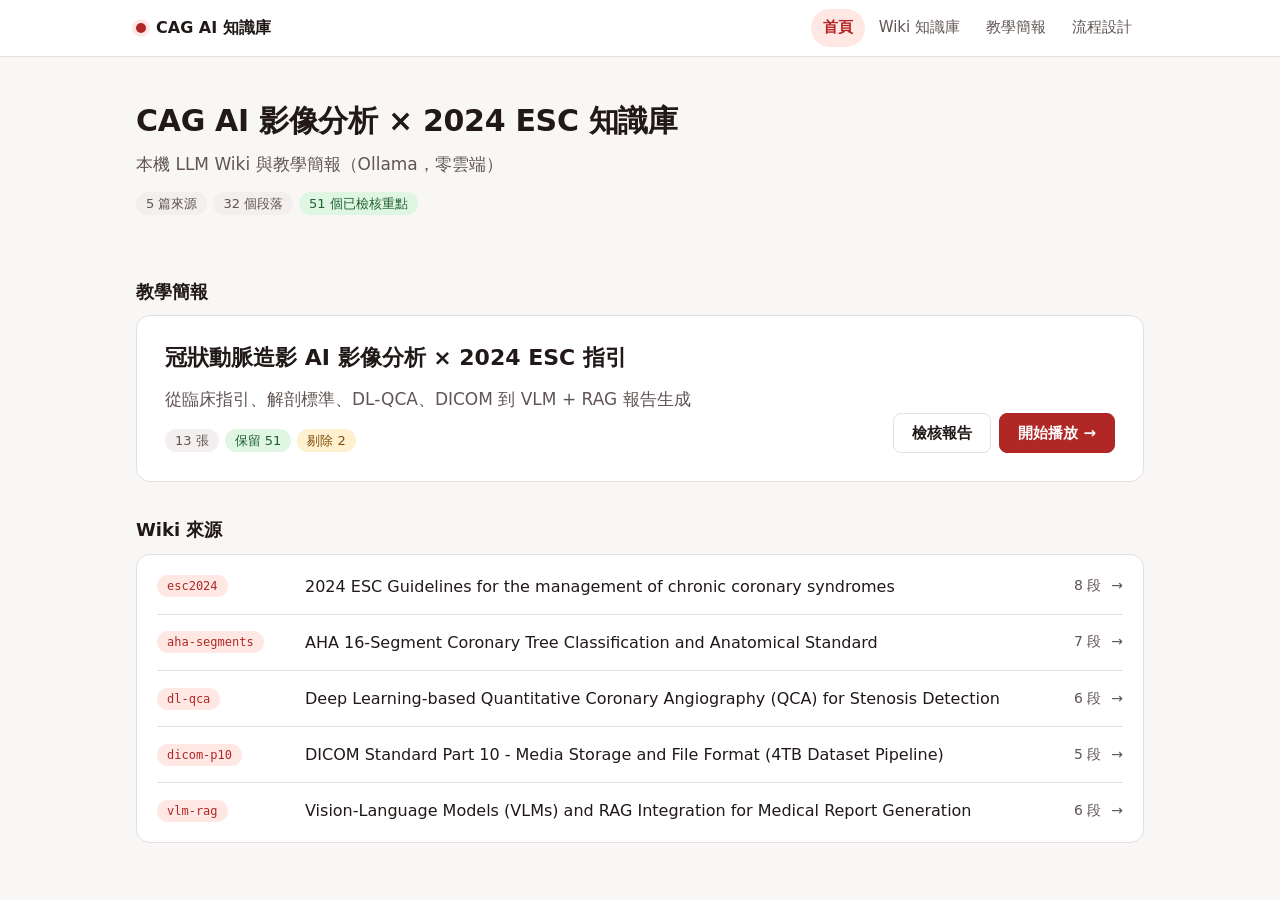
<file: index.html>
<!doctype html>
<html lang="zh-Hant">
<head>
  <meta charset="utf-8">
  <meta name="viewport" content="width=device-width, initial-scale=1">
  <meta http-equiv="Content-Security-Policy" content="default-src 'self'; script-src 'self'; style-src 'self'; img-src 'self' data:; connect-src 'self'; object-src 'none'; base-uri 'none'; form-action 'none'">
  <meta name="referrer" content="no-referrer">
  <title>CAG AI 知識庫</title>
  <link rel="icon" href="data:,">
  <link rel="stylesheet" href="style.css?v=5">
</head>
<body data-page="home">
  <header class="site-header">
    <div class="container header-inner">
      <a class="brand" id="brand" href="index.html">CAG AI 知識庫</a>
      <nav class="nav" id="nav" aria-label="主選單">
        <a href="index.html" data-page="home">首頁</a>
        <a href="wiki.html" data-page="wiki">Wiki 知識庫</a>
        <a href="slides.html" data-page="slides">教學簡報</a>
        <a href="design.html" data-page="design">流程設計</a>
      </nav>
    </div>
  </header>

  <main class="container" id="main">
    <section class="hero">
      <h1 id="site-title">CAG AI 影像分析 × 2024 ESC 知識庫</h1>
      <p class="lead" id="site-subtitle"></p>
      <div id="stats"></div>
    </section>

    <section class="section" aria-labelledby="h-decks">
      <div class="section-head"><h2 id="h-decks">教學簡報</h2></div>
      <div id="decks"></div>
    </section>

    <section class="section" aria-labelledby="h-sources">
      <div class="section-head"><h2 id="h-sources">Wiki 來源</h2></div>
      <div class="card flush"><ul class="rows" id="sources"></ul></div>
    </section>
  </main>

  <script src="common.js?v=5"></script>
  <script src="home.js?v=5"></script>
</body>
</html>
</file>
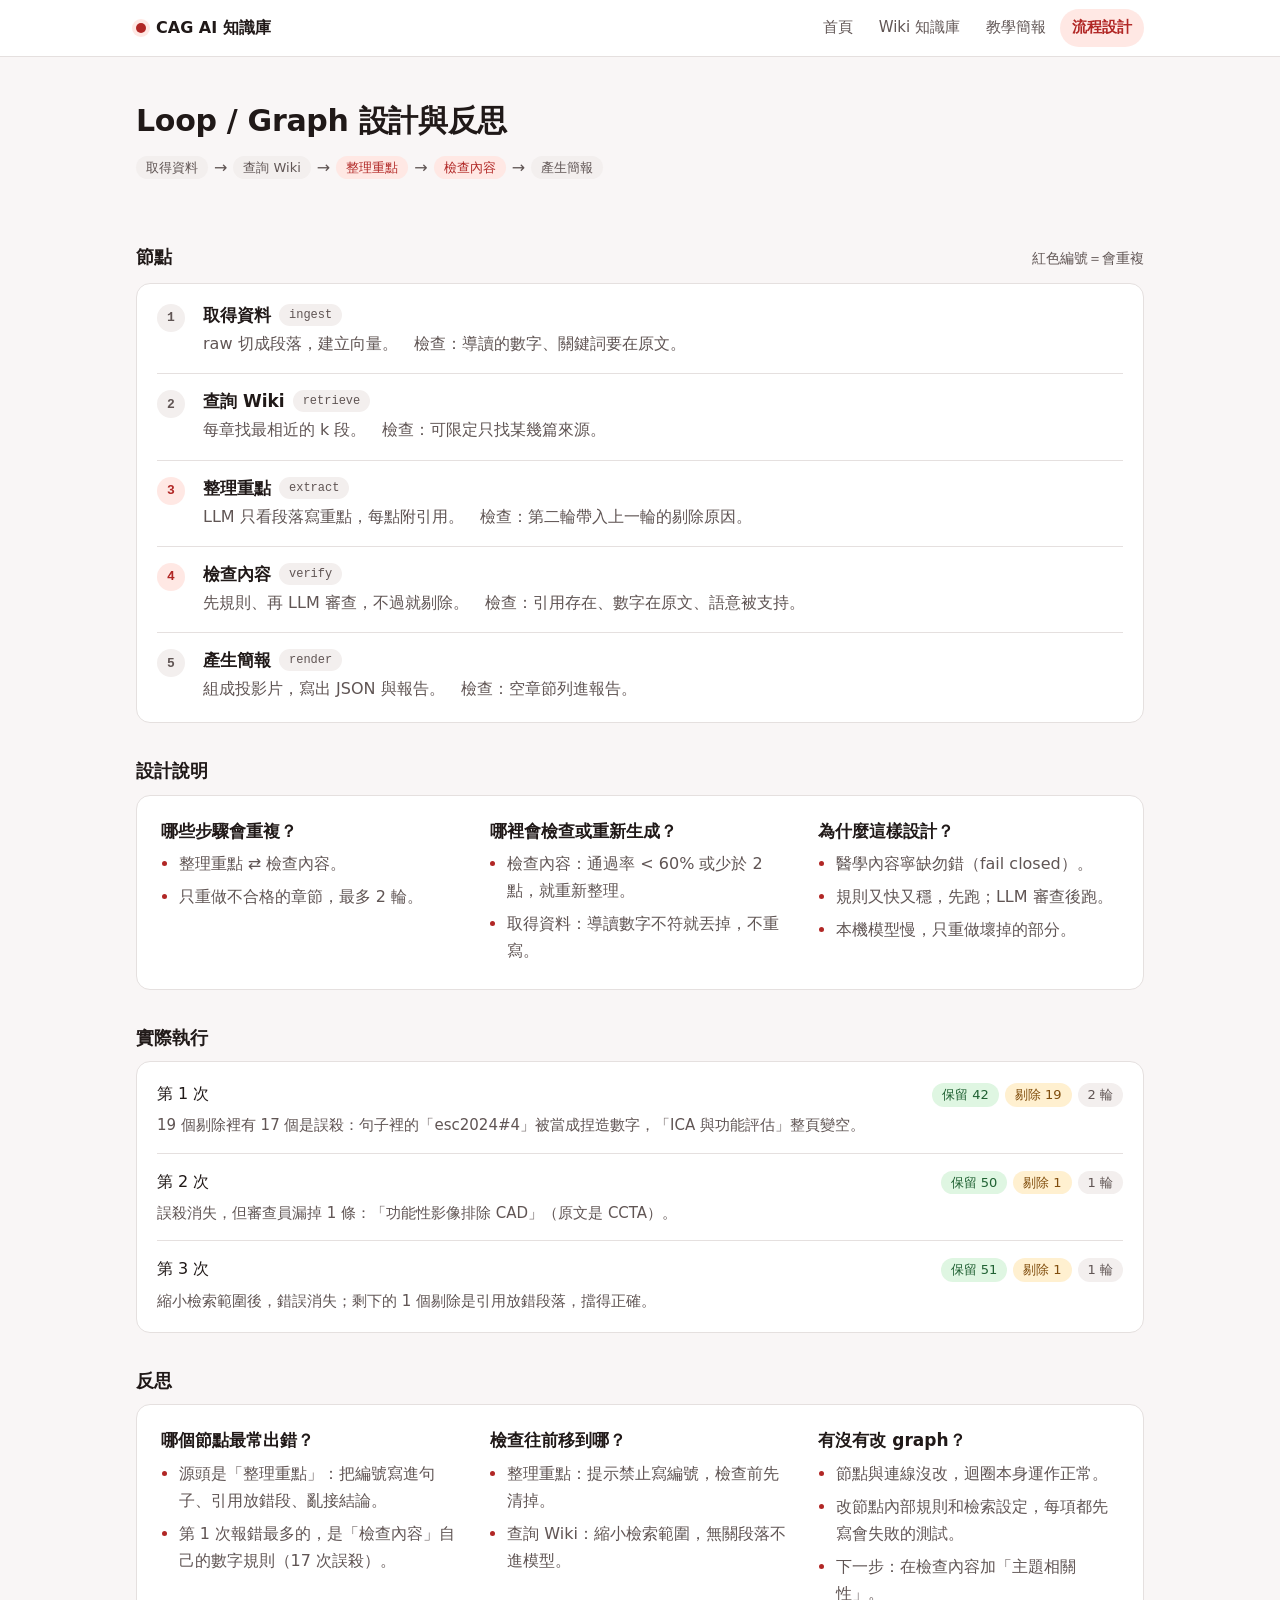
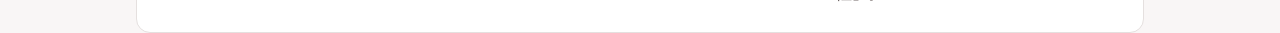
<file: design.html>
<!doctype html>
<html lang="zh-Hant">
<head>
  <meta charset="utf-8">
  <meta name="viewport" content="width=device-width, initial-scale=1">
  <meta http-equiv="Content-Security-Policy" content="default-src 'self'; script-src 'self'; style-src 'self'; img-src 'self' data:; connect-src 'self'; object-src 'none'; base-uri 'none'; form-action 'none'">
  <meta name="referrer" content="no-referrer">
  <title>流程設計與反思</title>
  <link rel="icon" href="data:,">
  <link rel="stylesheet" href="style.css?v=5">
</head>
<body data-page="design">
  <header class="site-header">
    <div class="container header-inner">
      <a class="brand" id="brand" href="index.html">CAG AI 知識庫</a>
      <nav class="nav" id="nav" aria-label="主選單">
        <a href="index.html" data-page="home">首頁</a>
        <a href="wiki.html" data-page="wiki">Wiki 知識庫</a>
        <a href="slides.html" data-page="slides">教學簡報</a>
        <a href="design.html" data-page="design">流程設計</a>
      </nav>
    </div>
  </header>

  <main class="container" id="main">
    <section class="hero">
      <h1 id="design-title">Loop / Graph 設計與反思</h1>
      <ul class="flow" id="flow-tags" aria-label="流程"></ul>
    </section>

    <section class="section" aria-labelledby="h-flow">
      <div class="section-head"><h2 id="h-flow">節點</h2><span class="meta">紅色編號＝會重複</span></div>
      <div class="card flush"><ol class="steps" id="flow"></ol></div>
    </section>

    <section class="section" aria-labelledby="h-qa">
      <div class="section-head"><h2 id="h-qa">設計說明</h2></div>
      <div class="card"><div class="cols" id="qa"></div></div>
    </section>

    <section class="section" aria-labelledby="h-runs">
      <div class="section-head"><h2 id="h-runs">實際執行</h2></div>
      <div class="card flush"><ul class="rows" id="runs"></ul></div>
    </section>

    <section class="section" aria-labelledby="h-refl">
      <div class="section-head"><h2 id="h-refl">反思</h2></div>
      <div class="card"><div class="cols" id="reflection"></div></div>
    </section>
  </main>

  <script src="common.js?v=5"></script>
  <script src="design.js?v=5"></script>
</body>
</html>
</file>
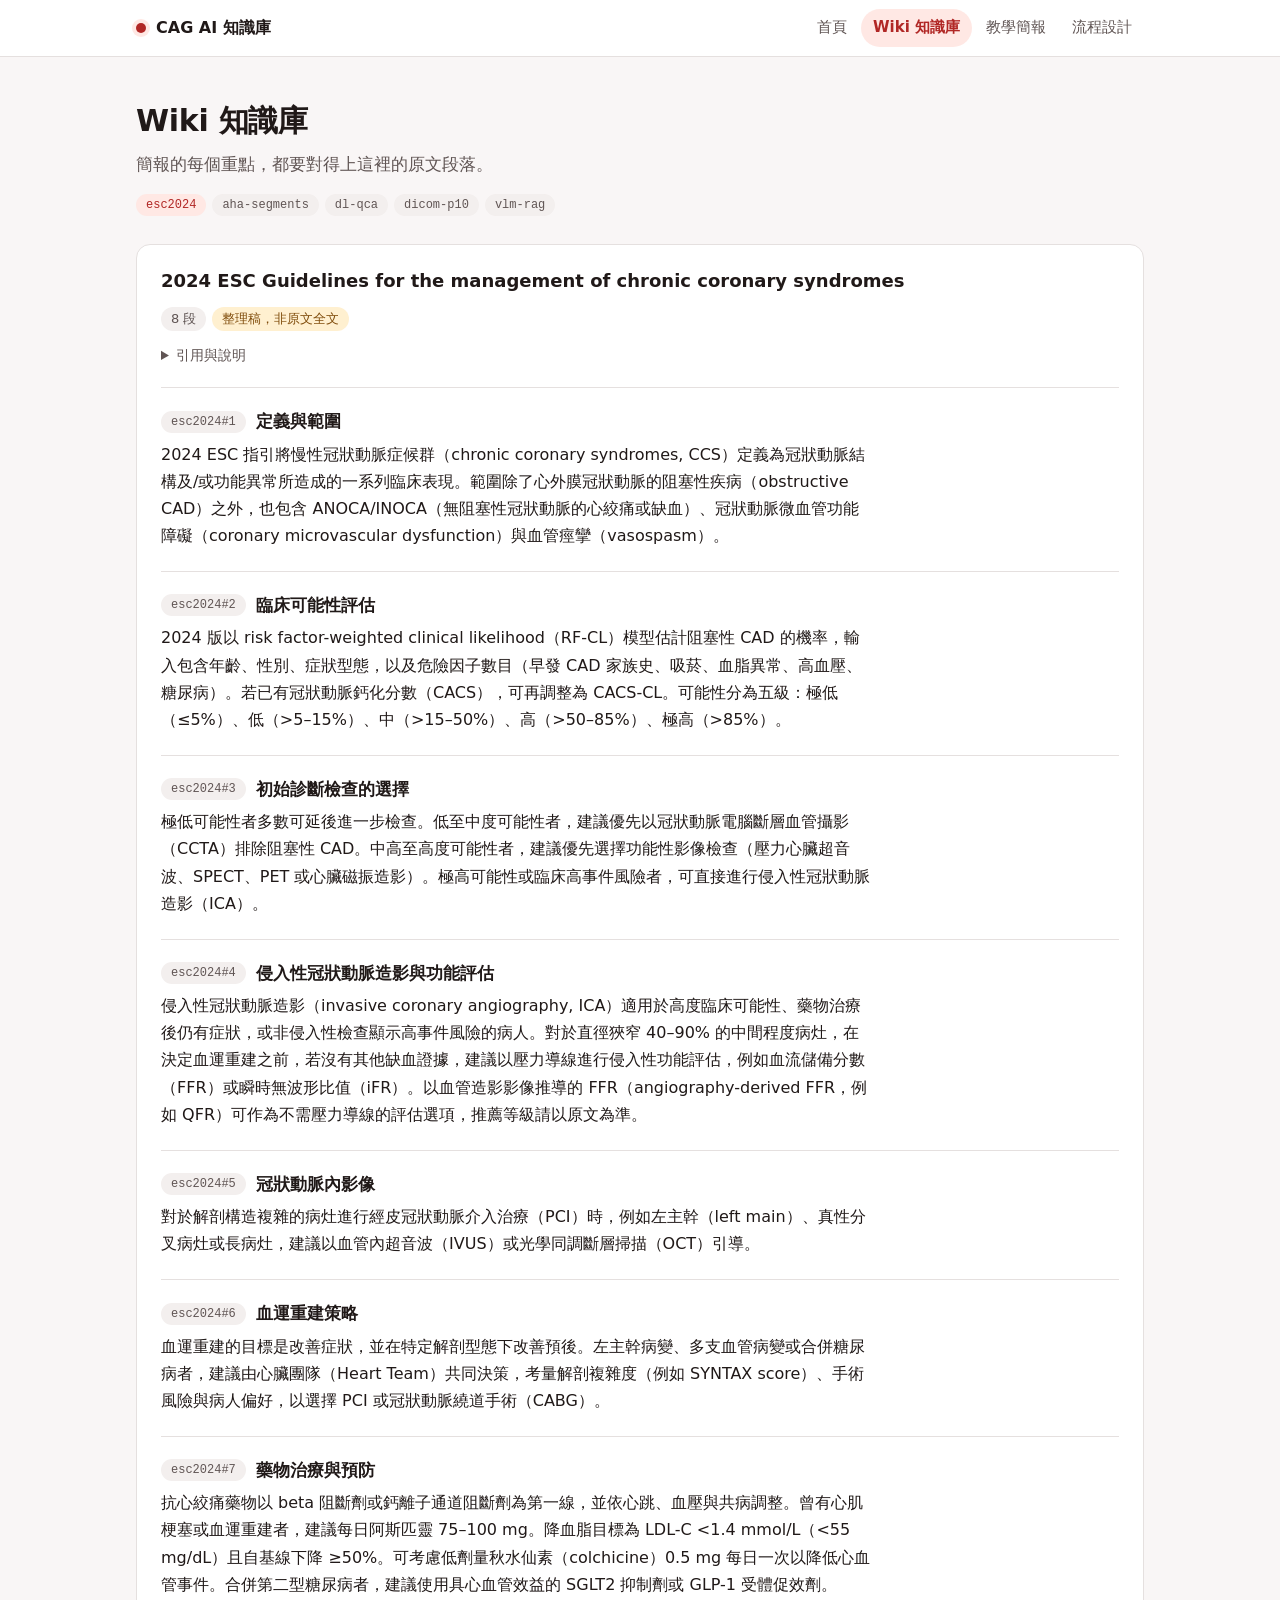
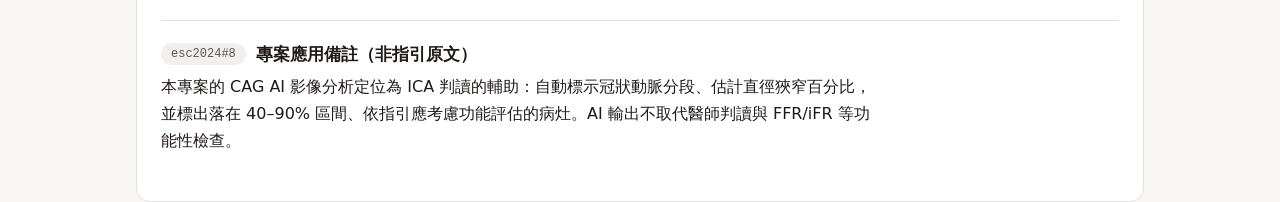
<file: wiki.html>
<!doctype html>
<html lang="zh-Hant">
<head>
  <meta charset="utf-8">
  <meta name="viewport" content="width=device-width, initial-scale=1">
  <meta http-equiv="Content-Security-Policy" content="default-src 'self'; script-src 'self'; style-src 'self'; img-src 'self' data:; connect-src 'self'; object-src 'none'; base-uri 'none'; form-action 'none'">
  <meta name="referrer" content="no-referrer">
  <title>Wiki 知識庫</title>
  <link rel="icon" href="data:,">
  <link rel="stylesheet" href="style.css?v=5">
</head>
<body data-page="wiki">
  <header class="site-header">
    <div class="container header-inner">
      <a class="brand" id="brand" href="index.html">CAG AI 知識庫</a>
      <nav class="nav" id="nav" aria-label="主選單">
        <a href="index.html" data-page="home">首頁</a>
        <a href="wiki.html" data-page="wiki">Wiki 知識庫</a>
        <a href="slides.html" data-page="slides">教學簡報</a>
        <a href="design.html" data-page="design">流程設計</a>
      </nav>
    </div>
  </header>

  <main class="container" id="main">
    <section class="hero">
      <h1>Wiki 知識庫</h1>
      <p class="lead">簡報的每個重點，都要對得上這裡的原文段落。</p>
      <nav id="source-tabs" aria-label="來源"></nav>
    </section>
    <article class="card" id="wiki-body"></article>
  </main>

  <script src="common.js?v=5"></script>
  <script src="wiki.js?v=5"></script>
</body>
</html>
</file>
<file: style.css>
/* 共用樣式：版面元件只有 .card 與 .tag；顏色一律用 OKLCH token */
:root {
  --bg: oklch(0.975 0.003 25);
  --surface: oklch(1 0 0);
  --surface-2: oklch(0.955 0.005 25);
  --ink: oklch(0.22 0.012 25);
  --muted: oklch(0.46 0.014 25);
  --line: oklch(0.91 0.006 25);
  --accent: oklch(0.5 0.175 27);          /* 冠狀動脈紅 */
  --accent-hover: oklch(0.44 0.17 27);
  --accent-ink: oklch(0.99 0 0);
  --accent-soft: oklch(0.95 0.028 27);
  --ok: oklch(0.44 0.1 150);
  --ok-soft: oklch(0.95 0.035 150);
  --warn: oklch(0.47 0.1 65);
  --warn-soft: oklch(0.96 0.045 85);

  --font: "Noto Sans TC", "Microsoft JhengHei", "PingFang TC", system-ui, sans-serif;
  --mono: ui-monospace, "Cascadia Mono", Consolas, "SF Mono", monospace;
  --radius: 14px;
  --radius-sm: 8px;
  --ease: cubic-bezier(0.22, 1, 0.36, 1);
  --z-sticky: 100;
  color-scheme: light;
}
@media (prefers-color-scheme: dark) {
  :root {
    --bg: oklch(0.17 0.006 25);
    --surface: oklch(0.21 0.008 25);
    --surface-2: oklch(0.26 0.01 25);
    --ink: oklch(0.94 0.005 25);
    --muted: oklch(0.74 0.012 25);
    --line: oklch(0.31 0.01 25);
    --accent: oklch(0.72 0.15 25);
    --accent-hover: oklch(0.78 0.13 25);
    --accent-ink: oklch(0.18 0.02 25);
    --accent-soft: oklch(0.3 0.06 25);
    --ok: oklch(0.8 0.11 150);
    --ok-soft: oklch(0.29 0.05 150);
    --warn: oklch(0.83 0.11 80);
    --warn-soft: oklch(0.3 0.05 75);
    color-scheme: dark;
  }
}

* { box-sizing: border-box; }
html, body { margin: 0; }
body {
  background: var(--bg);
  color: var(--ink);
  font: 400 1rem/1.7 var(--font);
  -webkit-font-smoothing: antialiased;
}
a { color: var(--accent); text-underline-offset: 3px; }
h1, h2, h3 { line-height: 1.3; text-wrap: balance; margin: 0; }
h1 { font-size: 1.875rem; font-weight: 700; letter-spacing: -0.01em; }
h2 { font-size: 1.125rem; font-weight: 700; }
h3 { font-size: 1.0625rem; font-weight: 600; }
p { margin: 0; text-wrap: pretty; }
:focus-visible { outline: 2px solid var(--accent); outline-offset: 2px; border-radius: 4px; }

.container { max-width: 1040px; margin: 0 auto; padding: 0 16px; }
main { padding-bottom: 64px; }

/* ── 頁首 ─────────────────────────── */
.site-header {
  position: sticky; top: 0; z-index: var(--z-sticky);
  background: var(--surface); border-bottom: 1px solid var(--line);
}
.header-inner { display: flex; align-items: center; justify-content: space-between;
  gap: 8px 16px; min-height: 56px; flex-wrap: wrap; padding-block: 6px; }
.brand { font-weight: 700; color: var(--ink); text-decoration: none; display: inline-flex;
  align-items: center; gap: 10px; }
.brand::before { content: ""; width: 10px; height: 10px; border-radius: 50%; background: var(--accent);
  box-shadow: 0 0 0 4px var(--accent-soft); }
.nav { display: flex; gap: 2px; flex-wrap: wrap; }
.nav a { padding: 6px 12px; border-radius: 999px; text-decoration: none; color: var(--muted);
  font-size: .9375rem; transition: background-color 150ms var(--ease), color 150ms var(--ease); }
.nav a:hover { background: var(--surface-2); color: var(--ink); }
.nav a[aria-current="page"] { background: var(--accent-soft); color: var(--accent); font-weight: 600; }

/* ── 頁面開頭 ─────────────────────── */
.hero { padding: 44px 0 28px; display: grid; gap: 10px; }
.lead { color: var(--muted); font-size: 1.0625rem; max-width: 62ch; }

.section { margin-top: 36px; }
.section-head { display: flex; align-items: baseline; justify-content: space-between; gap: 12px;
  margin-bottom: 12px; }
.section-head .meta { font-size: .875rem; color: var(--muted); }

/* ── Card ─────────────────────────── */
.card { background: var(--surface); border: 1px solid var(--line); border-radius: var(--radius);
  padding: 24px; min-width: 0; overflow-wrap: anywhere; }
.card.flush { padding: 4px 20px; }

/* ── Tag ──────────────────────────── */
.tags { display: flex; flex-wrap: wrap; gap: 6px; margin: 0; padding: 0; list-style: none; }
.tag { display: inline-flex; align-items: center; font-size: .8125rem; line-height: 1.5;
  padding: 2px 10px; border-radius: 999px; background: var(--surface-2); color: var(--muted);
  text-decoration: none; white-space: nowrap; }
.tag.mono { font-family: var(--mono); font-size: .75rem; letter-spacing: 0; }
.tag.accent { background: var(--accent-soft); color: var(--accent); }
.tag.ok { background: var(--ok-soft); color: var(--ok); }
.tag.warn { background: var(--warn-soft); color: var(--warn); }
a.tag { transition: background-color 150ms var(--ease), color 150ms var(--ease); }
a.tag:hover { background: var(--accent-soft); color: var(--accent); }

/* ── 按鈕 ─────────────────────────── */
.btn { display: inline-flex; align-items: center; gap: 6px; min-height: 40px; padding: 0 18px;
  border-radius: var(--radius-sm); border: 1px solid var(--accent); background: var(--accent);
  color: var(--accent-ink); font: 600 .9375rem/1 var(--font); text-decoration: none; cursor: pointer;
  white-space: nowrap; flex-shrink: 0;
  transition: background-color 150ms var(--ease), border-color 150ms var(--ease), transform 150ms var(--ease); }
.btn:hover { background: var(--accent-hover); border-color: var(--accent-hover); }
.btn:active { transform: translateY(1px); }
.btn.ghost { background: transparent; border-color: var(--line); color: var(--ink); }
.btn.ghost:hover { background: var(--surface-2); }
.btn:disabled { opacity: .35; cursor: default; transform: none; }
.btn:disabled:hover { background: var(--accent); }
.btn.ghost:disabled:hover { background: transparent; }

/* ── 首頁：主簡報 ─────────────────── */
.feature { display: grid; grid-template-columns: 1fr auto; gap: 20px 32px; align-items: end; padding: 28px; }
.feature h3 { font-size: 1.375rem; }
.feature .body { display: grid; gap: 12px; }
.feature .actions { display: flex; gap: 8px; flex-wrap: wrap; }

/* ── 列表列（來源、執行紀錄） ─────── */
.rows { list-style: none; margin: 0; padding: 0; }
.rows > li + li { border-top: 1px solid var(--line); }
.row { display: grid; grid-template-columns: minmax(0, 1fr) auto; gap: 6px 16px; align-items: center;
  padding: 14px 0; color: var(--ink); text-decoration: none; }
.row .title { font-weight: 500; }
.row .side { display: inline-flex; align-items: center; gap: 10px; color: var(--muted); font-size: .875rem; }
a.row .arrow { transition: transform 200ms var(--ease); }
a.row:hover .title { color: var(--accent); }
a.row:hover .arrow { transform: translateX(3px); color: var(--accent); }
.row .lead-in { display: grid; grid-template-columns: 8.5rem minmax(0, 1fr); align-items: center; gap: 12px; min-width: 0; }
.row .lead-in .tag { justify-self: start; }
@media (max-width: 720px) { .row .lead-in { grid-template-columns: 1fr; gap: 4px; } }
.row .sub { grid-column: 1 / -1; color: var(--muted); font-size: .9375rem; }

/* ── 步驟（真正的順序） ───────────── */
.steps { list-style: none; margin: 0; padding: 0; counter-reset: step; }
.steps > li { counter-increment: step; display: grid; grid-template-columns: 32px 1fr; gap: 4px 14px;
  padding: 16px 0; }
.steps > li + li { border-top: 1px solid var(--line); }
.steps > li::before { content: counter(step); grid-row: span 2; width: 28px; height: 28px; border-radius: 50%;
  display: grid; place-items: center; font: 600 .8125rem/1 var(--mono);
  background: var(--surface-2); color: var(--muted); }
.steps > li.loop::before { background: var(--accent-soft); color: var(--accent); }
.steps .head { display: flex; align-items: center; gap: 8px; flex-wrap: wrap; }
.steps .desc { color: var(--muted); }

/* ── 問答欄 ───────────────────────── */
.cols { display: grid; grid-template-columns: repeat(auto-fit, minmax(240px, 1fr)); gap: 28px; }
.cols h3 { margin-bottom: 8px; }
.cols ul { margin: 0; padding-left: 1.1em; display: grid; gap: 6px; color: var(--muted); }
.cols li::marker { color: var(--accent); }

/* ── 流程列 ───────────────────────── */
.flow { display: flex; flex-wrap: wrap; gap: 6px; align-items: center; margin: 4px 0 0; padding: 0; list-style: none; }
.flow li { display: inline-flex; align-items: center; gap: 6px; }
.flow li + li::before { content: "→"; color: var(--muted); }

/* ── Wiki ─────────────────────────── */
.source-head { display: grid; gap: 12px; padding-bottom: 20px; border-bottom: 1px solid var(--line); }
details summary { cursor: pointer; color: var(--muted); font-size: .875rem; width: fit-content; }
details summary:hover { color: var(--ink); }
details[open] summary { margin-bottom: 8px; }
.citation { font-size: .875rem; color: var(--muted); max-width: 75ch; }
.chunks { list-style: none; margin: 0; padding: 0; }
.chunk { padding: 22px 0; scroll-margin-top: 80px; display: grid; gap: 8px; }
.chunk + .chunk { border-top: 1px solid var(--line); }
.chunk .head { display: flex; align-items: center; gap: 10px; flex-wrap: wrap; }
.chunk p { max-width: 70ch; }
.chunk:target, .chunk.is-target { background: var(--accent-soft); margin-inline: -24px; padding-inline: 24px; }

/* ── 簡報 ─────────────────────────── */
.deck-bar { display: flex; align-items: center; gap: 12px; padding: 20px 0 14px; }
.deck-bar .counter { font: 500 .875rem/1 var(--mono); color: var(--muted); min-width: 4.5em; text-align: center; }
.deck-bar progress { flex: 1 1 auto; height: 4px; border: 0; border-radius: 999px; overflow: hidden;
  appearance: none; background: var(--line); }
.deck-bar progress::-webkit-progress-bar { background: var(--line); }
.deck-bar progress::-webkit-progress-value { background: var(--accent); transition: width 250ms var(--ease); }
.deck-bar progress::-moz-progress-bar { background: var(--accent); }

.slide.card { min-height: clamp(400px, 64vh, 620px); padding: 48px 56px; display: flex; flex-direction: column; gap: 24px; }
.slide[hidden] { display: none; }
.slide:not([hidden]) { animation: slide-in 240ms var(--ease); }
@keyframes slide-in { from { opacity: 0; transform: translateY(6px); } }
.slide h2 { font-size: 2rem; letter-spacing: -0.01em; }
.slide.title-slide { justify-content: center; gap: 18px; }
.slide.title-slide h1 { font-size: 2.5rem; letter-spacing: -0.015em; }
.hero h1, .slide h1, .slide h2, .feature h3 { word-break: keep-all; }
.slide.title-slide .lead { font-size: 1.1875rem; }
.slide ul.points { margin: 0; padding-left: 1.2em; display: grid; gap: 16px; font-size: 1.25rem; line-height: 1.6; }
.slide ul.points li::marker { color: var(--accent); }
.slide ul.points .tag { margin-left: 8px; vertical-align: 3px; }
.slide .slide-foot { margin-top: auto; display: grid; gap: 10px; font-size: .875rem; color: var(--muted); }
/* 圖為主、文字為輔 */
body[data-page="slides"] .container { max-width: 1240px; }
.slide-split { display: grid; grid-template-columns: minmax(0, 7fr) minmax(0, 4fr); gap: 36px; align-items: center; flex: 1; }
.fig { margin: 0; display: grid; gap: 10px; }
.fig img { display: block; width: 100%; height: auto; }
.fig figcaption { font-size: .8125rem; color: var(--muted); }
.slide .slide-split ul.points { font-size: 1rem; line-height: 1.65; gap: 12px; }
.fig a { display: block; border-radius: var(--radius-sm); cursor: zoom-in; }
.slide .more { margin-top: 14px; }
.slide .more summary { cursor: pointer; color: var(--muted); font-size: .875rem; width: fit-content; }
.slide .more summary:hover { color: var(--ink); }
.slide .more[open] summary { margin-bottom: 12px; }
.title-split { display: grid; grid-template-columns: minmax(0, 6fr) minmax(0, 5fr); gap: 40px; align-items: center; }
.title-text { display: grid; gap: 18px; }
.title-split .fig img { max-height: 420px; }
@media (max-width: 960px) {
  .slide-split { grid-template-columns: 1fr; gap: 20px; }
  .slide-split .fig img { max-height: 420px; }
}

.refs { margin: 0; padding-left: 1.2em; display: grid; gap: 14px; }
.refs .citation { margin-top: 2px; }
.status { display: grid; gap: 8px; margin-top: 32px; }

@media (max-width: 720px) {
  .site-header { position: static; }
  .nav { gap: 0; margin-inline: -8px; flex-wrap: nowrap; }
  .nav a { padding: 6px 8px; font-size: .875rem; white-space: nowrap; }
  h1 { font-size: 1.5rem; }
  .hero { padding: 28px 0 20px; }
  .feature { grid-template-columns: 1fr; padding: 22px; }
  .card { padding: 20px; }
  .chunk:target, .chunk.is-target { margin-inline: -20px; padding-inline: 20px; }
  .slide.card { padding: 28px 22px; min-height: 360px; }
  .slide h2 { font-size: 1.5rem; }
  .slide.title-slide h1 { font-size: 1.75rem; }
  .slide ul.points { font-size: 1.0625rem; gap: 12px; }
  .slide-split, .title-split { grid-template-columns: 1fr; gap: 20px; }
  .slide.card:has(.slide-split) { padding-inline: 14px; }
  .slide .slide-split ul.points { font-size: .9375rem; }
  .slide-split .fig figcaption::after { content: "・點圖放大"; color: var(--accent); }
  .title-split .fig { order: -1; }
  .title-split .fig img { max-height: 220px; }
  .deck-bar .btn { padding: 0 12px; }
}
@media (prefers-reduced-motion: reduce) {
  *, *::before, *::after { animation: none !important; transition: none !important; }
}
@media print {
  .site-header, .deck-bar { display: none; }
  .slide[hidden] { display: flex; }
  .slide.card { break-after: page; }
}
</file>
